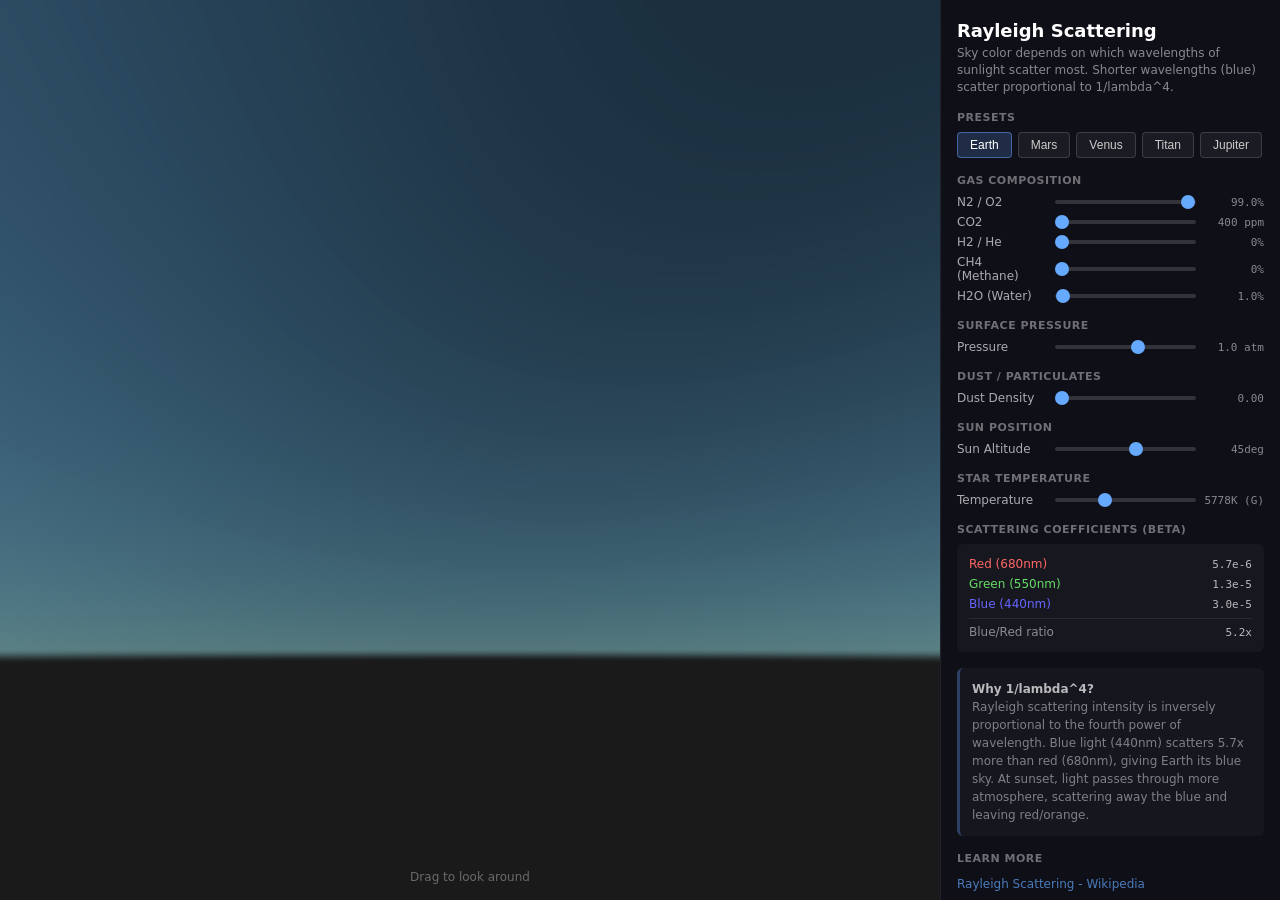
<file: scattering.html>
<!doctype html>
<html lang="en">
<head>
  <meta charset="UTF-8" />
  <link rel="icon" type="image/svg+xml" href="gituniverse.svg" />
  <meta name="viewport" content="width=device-width, initial-scale=1.0" />
  <title>Rayleigh Scattering Playground - GitUniverse</title>
  <style>
    * { margin: 0; padding: 0; box-sizing: border-box; }
    body {
      background: #0a0a0f;
      color: #fff;
      font-family: system-ui, -apple-system, sans-serif;
      min-height: 100vh;
      overflow: hidden;
    }
  </style>
  <script type="module" crossorigin src="assets/scattering-CHUd-ysc.js"></script>
  <link rel="modulepreload" crossorigin href="assets/three.module-DyEahhvZ.js">
  <link rel="modulepreload" crossorigin href="assets/StarTuning-CdXPzgB1.js">
  <link rel="stylesheet" crossorigin href="assets/scattering-VbVA00S0.css">
</head>
<body>
  <div id="root"></div>
</body>
</html>
</file>
<file: assets/scattering-VbVA00S0.css>
.sp-root{display:flex;width:100vw;height:100vh;background:#0a0a0f;color:#e0e0e0;font-family:system-ui,-apple-system,sans-serif}.sp-viewport{flex:1 1 70%;position:relative;min-width:0}.sp-viewport-hint{position:absolute;bottom:16px;left:50%;transform:translate(-50%);font-size:12px;color:#ffffff59;pointer-events:none;-webkit-user-select:none;user-select:none}.sp-panel{flex:0 0 340px;background:#0f0f19f2;border-left:1px solid rgba(255,255,255,.08);overflow:hidden;display:flex;flex-direction:column}.sp-panel-scroll{overflow-y:auto;padding:20px 16px;flex:1}.sp-title{font-size:18px;font-weight:600;margin-bottom:4px;color:#fff}.sp-subtitle{font-size:12px;color:#ffffff80;line-height:1.4;margin-bottom:16px}.sp-section-label{font-size:11px;font-weight:600;text-transform:uppercase;letter-spacing:.5px;color:#fff6;margin-top:16px;margin-bottom:8px}.sp-presets{display:flex;flex-wrap:wrap;gap:6px;margin-bottom:8px}.sp-preset-btn{padding:5px 12px;border-radius:4px;border:1px solid rgba(255,255,255,.15);background:#ffffff0d;color:#ccc;font-size:12px;cursor:pointer;transition:all .15s}.sp-preset-btn:hover{background:#ffffff1a;color:#fff}.sp-preset-active{background:#64a0ff33;border-color:#64a0ff80;color:#fff}.sp-slider-row{display:flex;align-items:center;gap:8px;margin-bottom:6px}.sp-slider-label{flex:0 0 90px;font-size:12px;color:#ffffffa6}.sp-slider{flex:1;height:4px;-webkit-appearance:none;-moz-appearance:none;appearance:none;background:#ffffff26;border-radius:2px;outline:none}.sp-slider::-webkit-slider-thumb{-webkit-appearance:none;width:14px;height:14px;border-radius:50%;background:#6af;cursor:pointer;border:none}.sp-slider::-moz-range-thumb{width:14px;height:14px;border-radius:50%;background:#6af;cursor:pointer;border:none}.sp-slider-value{flex:0 0 60px;text-align:right;font-size:11px;font-family:SF Mono,Fira Code,monospace;color:#ffffff80}.sp-readout{background:#ffffff08;border-radius:6px;padding:10px 12px;margin-bottom:8px}.sp-readout-row{display:flex;justify-content:space-between;align-items:center;padding:3px 0}.sp-readout-label{font-size:12px}.sp-readout-val{font-size:11px;font-family:SF Mono,Fira Code,monospace;color:#ffffffb3}.sp-readout-ratio{border-top:1px solid rgba(255,255,255,.08);margin-top:4px;padding-top:6px}.sp-readout-ratio .sp-readout-label{color:#ffffff80}.sp-explanation{font-size:12px;line-height:1.5;color:#ffffff73;margin-top:16px;padding:12px;background:#ffffff08;border-radius:6px;border-left:3px solid rgba(100,160,255,.3)}.sp-explanation strong{color:#ffffffb3}.sp-sources{display:flex;flex-direction:column;gap:6px}.sp-sources a{font-size:12px;color:#64aaffb3;text-decoration:none;padding:4px 0;transition:color .15s}.sp-sources a:hover{color:#6af;text-decoration:underline}.sp-back-link{margin-top:20px;padding-bottom:20px;text-align:center}.sp-back-link a{color:#6af;text-decoration:none;font-size:13px}.sp-back-link a:hover{text-decoration:underline}@media (max-width: 768px){.sp-root{flex-direction:column}.sp-viewport{flex:0 0 50vh}.sp-panel{flex:1 1 auto;border-left:none;border-top:1px solid rgba(255,255,255,.08)}}
</file>
